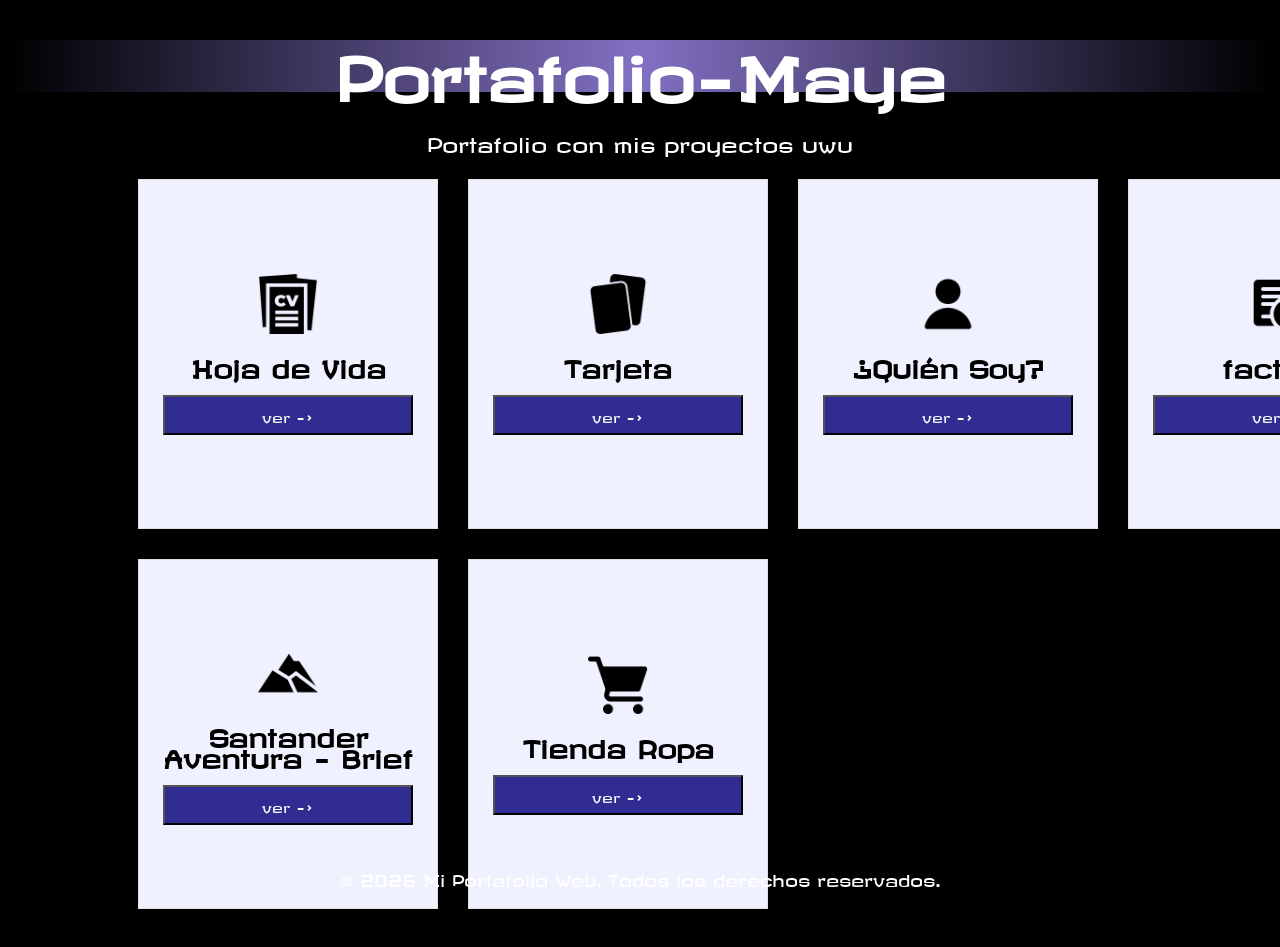
<file: index.html>
<!DOCTYPE html>
<html lang="en">
<head>
    <meta charset="UTF-8">
    <meta name="viewport" content="width=device-width, initial-scale=1.0">
    <title>Portafolio</title>
    <link rel="stylesheet" href="style.css">
    <style>
    @import url('https://fonts.googleapis.com/css2?family=Revalia&display=swap');
    </style>
</head>
<body>
    <h1 id = "titulo">Portafolio-Maye</h1>
    <p id ="descripcion">Portafolio con mis proyectos uwu</p>

    <table class = "tabla">
        <tr class = "contenedor">
            <td class = "tarjeta">
                <img class = "img" src="./img/hojavida.png">
                <h2>Hoja de Vida</h2>
                <a href = "hoja-vida/hojavida.html">
                <button class = "btn">ver -></button>
                </a>
            </td>
            <td class = "tarjeta">
                <img class = "img" src="./img/tarjeta.png">
                <h2>Tarjeta</h2>
                <a href = "tarjeta/index.html">
                <button class = "btn">ver -></button>
                </a>
            </td>
            <td class = "tarjeta">
                <img class = "img" src="./img/user.png">
                <h2>¿Quién Soy?</h2>
                <a href = "quien-soy html/quien_soy.html">
                <button class = "btn">ver -></button>
                </a>
            </td>
            <td class = "tarjeta">
                <img class = "img" src="./img/invoice.png">
                <h2>factura</h2>
                <a href = "factura/factura.html">
                <button class = "btn">ver -></button>
                </a>
            </td>
        </tr>
        <tr class = "contenedor">
            <td class = "tarjeta">
                <img class = "img" src="./img/mountain.png">
                <h2>Santander Aventura - Brief</h2>
                <a href = "santanderAv/index.html">
                <button class = "btn">ver -></button>
                </a>
            </td>
            <td class = "tarjeta">
                <img class = "img" src="./img/store.png">
                <h2>Tienda Ropa</h2>
                <a href = "tienda-ropa/index.html">
                <button class = "btn">ver -></button>
                </a>
            </td>
        </tr>
    </table>
    <footer id = "pie">
        <p>&copy; 2026 Mi Portafolio Web. Todos los derechos reservados.</p>
    </footer>
</body>
</html>
</file>
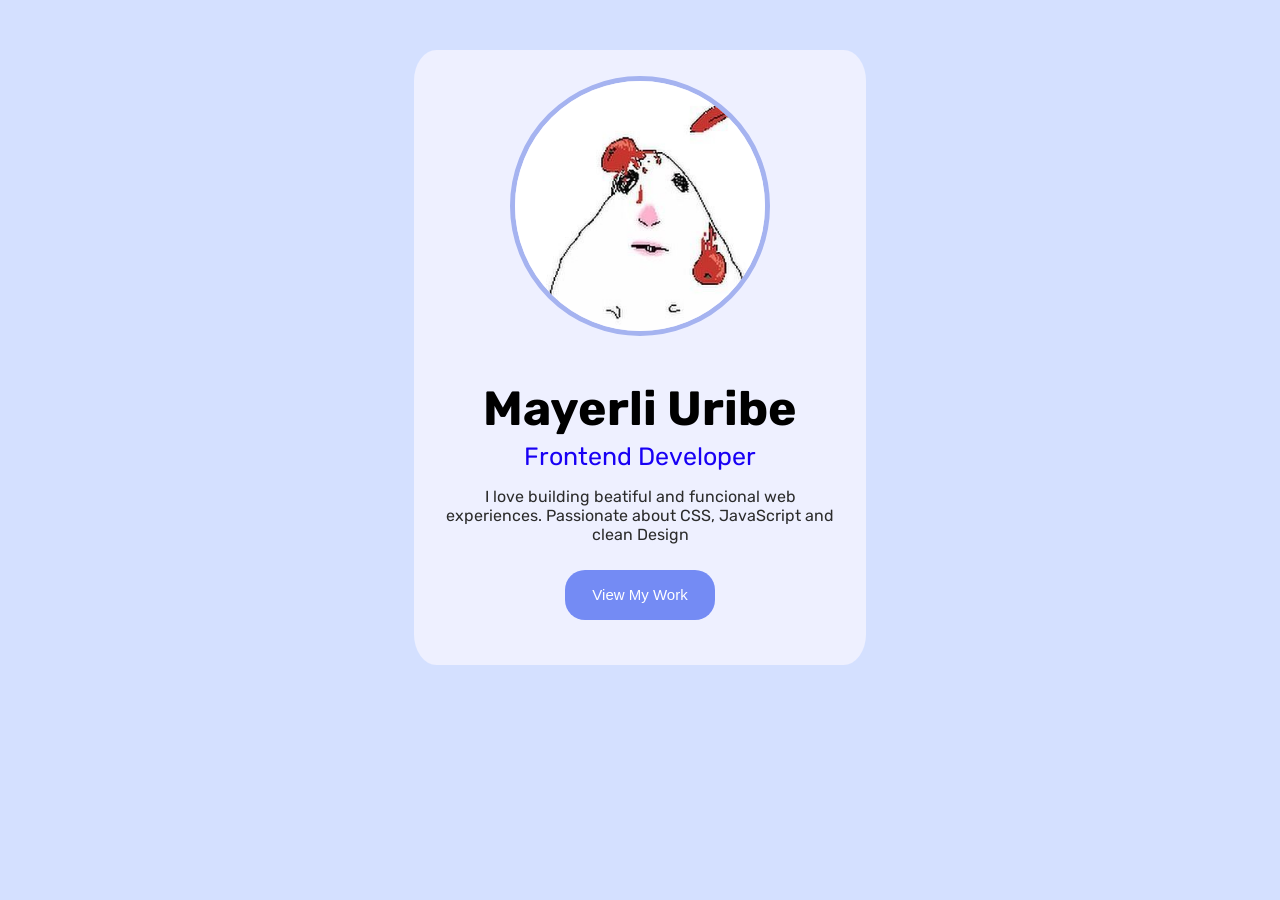
<file: profile-may/index.html>
<!DOCTYPE html>
<html lang="en">
<head>
    <meta charset="UTF-8">
    <meta name="viewport" content="width=device-width, initial-scale=1.0">
    <title>Profile</title>
    <link rel="stylesheet" href="styles.css">
</head>
<body>
    <div class="container">
        <img class="img" src="img/img.jpg" alt="profile picture">
        <h1 class="name">Mayerli Uribe</h1>
        <p class="cargo">Frontend Developer</p>
        <p>I love building beatiful and funcional web experiences. Passionate about CSS, JavaScript and clean Design</p>
        <a href="https://github.com/mayerlyuribe" target="_blank"><button class="btn">View My Work</button></a>
    </div>

</body>
</html>
</file>
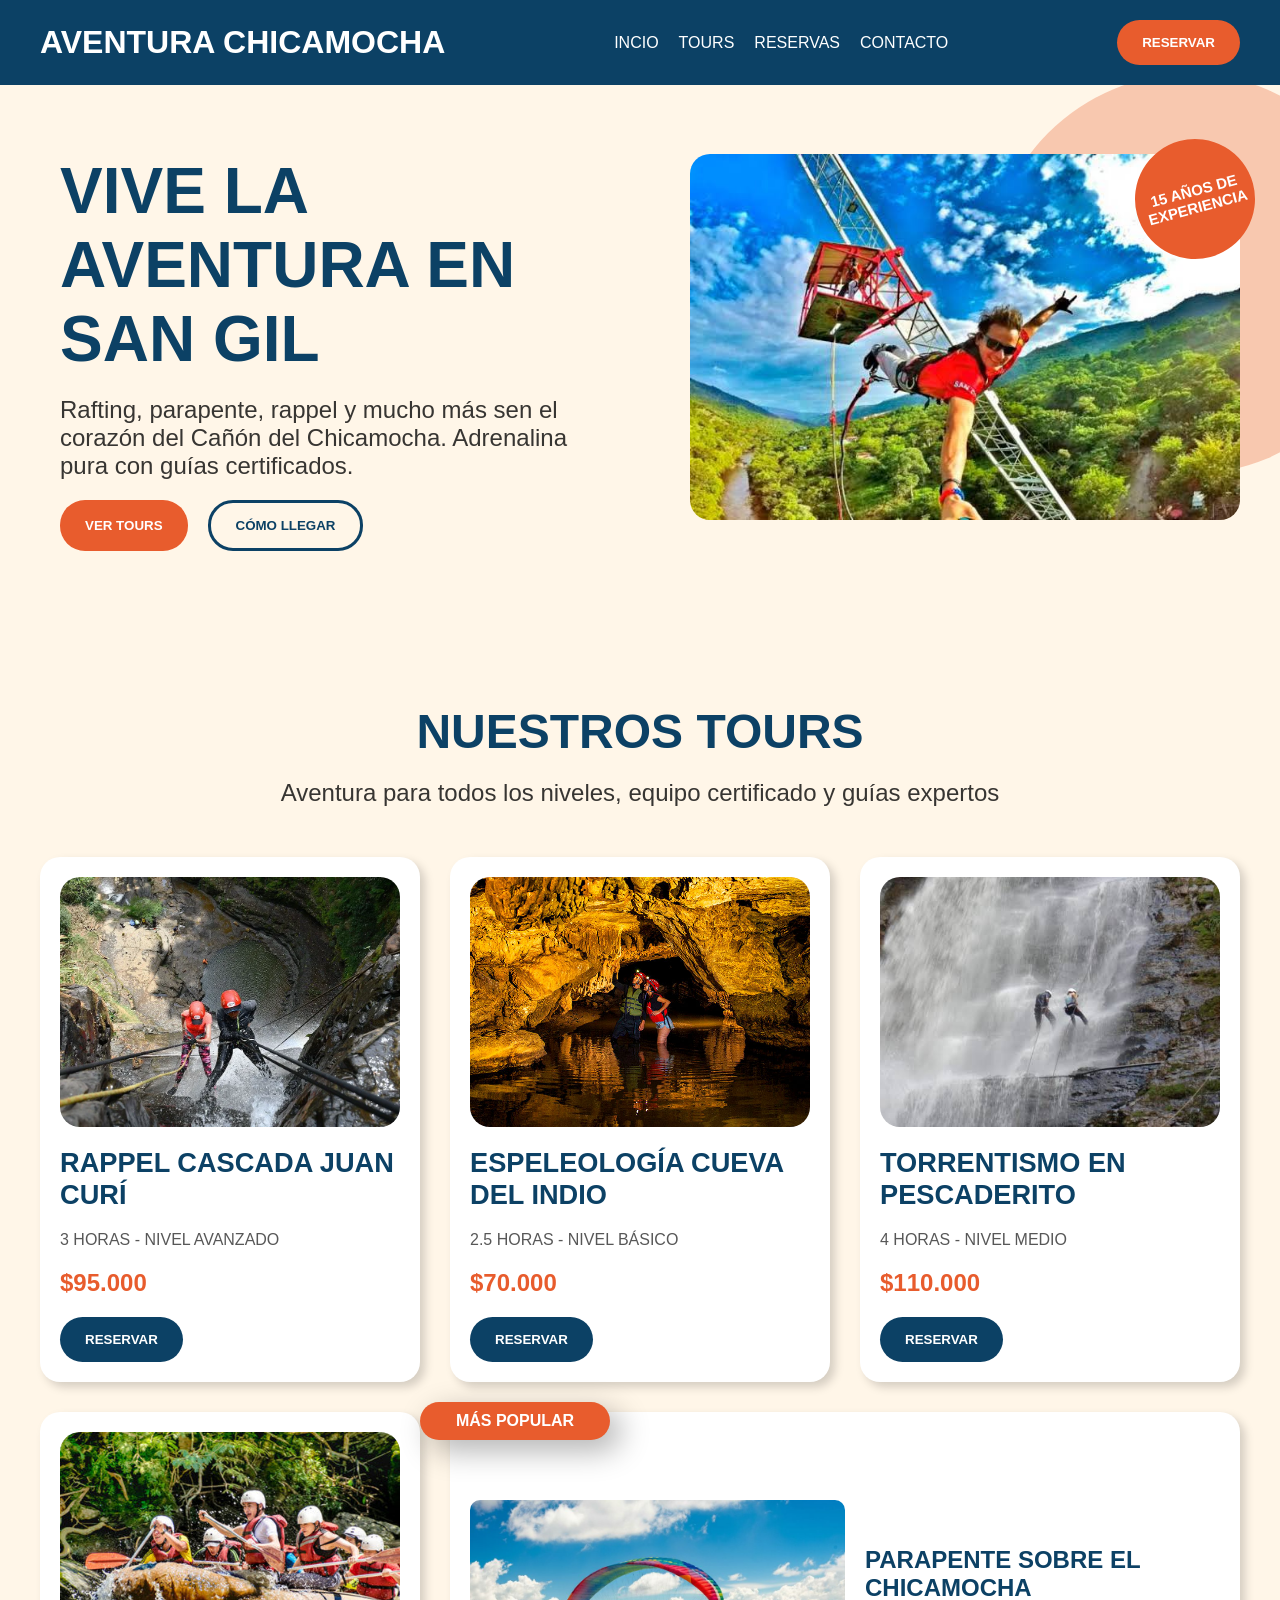
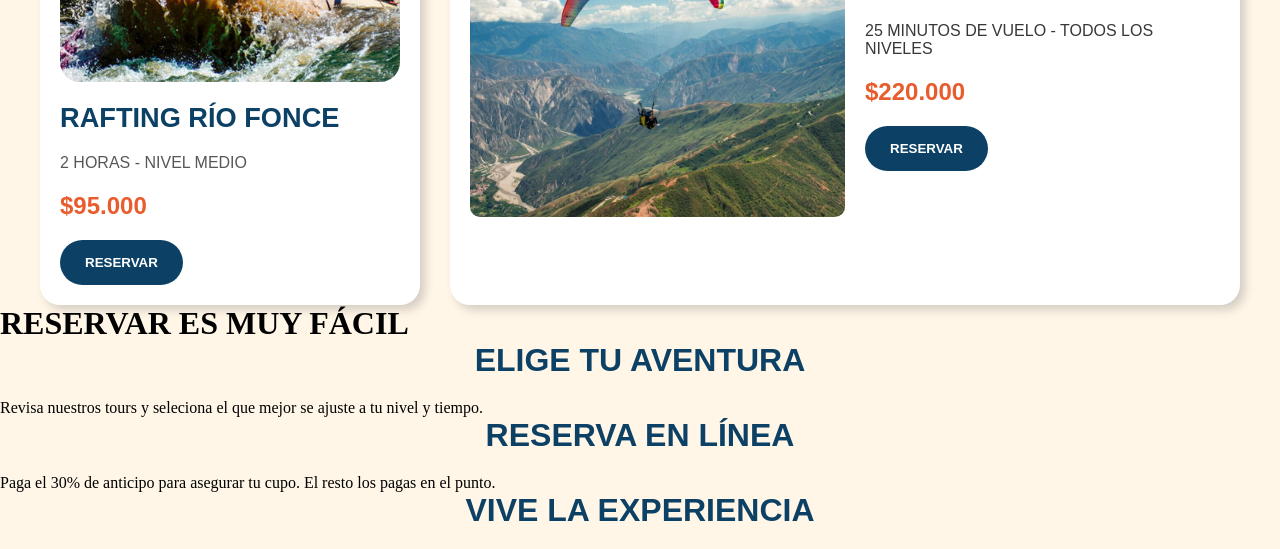
<file: recuperacio_eva/index.html>
<!DOCTYPE html>
<html lang="en">
<head>
    <meta charset="UTF-8">
    <meta name="viewport" content="width=device-width, initial-scale=1.0">
    <title>Turismo</title>
    <link rel="stylesheet" href="styles.css">
</head>
<body>
    <header>
        <div class="head">
            <h1>AVENTURA CHICAMOCHA</h1>
            <nav>
                <ul>
                    <li><a href="#Inicio">INCIO</a></li>
                    <li><a href="#Tours">TOURS</a></li>
                    <li><a href="#Reservas">RESERVAS</a></li>
                    <li><a href="#Contacto">CONTACTO</a></li>
                </ul>
            </nav>
            <button class="btn-principal">RESERVAR</button>
        </div>
    </header>
    <section class="hero" id="Inicio">
        <div class="info-hero">
            <h1 class="slogan">VIVE LA AVENTURA EN SAN GIL</h1>
            <p class="hero-descripcion">Rafting, parapente, rappel y mucho más sen el corazón del Cañón del Chicamocha. Adrenalina pura con guías certificados.</p>
            <div class="botones-hero">
                <button class="btn-principal">VER TOURS</button>
                <button class="btn-azul">CÓMO LLEGAR</button>
            </div>
        </div>
        <div class="contenedor-img">
            <img class="img-hero" src="img/hero.jfif" alt="parapente">
            <div class="sello-exp">
                <p>15 AÑOS DE EXPERIENCIA</p>
            </div>
            <div class="circulo2"></div>
        </div>
    </section>
    <section class="secc-tours" id="Tours">
        <div class="titulo-secc">
            <h2 class="titulo-seccion">NUESTROS TOURS</h2>
            <p>Aventura para todos los niveles, equipo certificado y guías expertos</p>
        </div>
        <div class="contenedor-cards">
            <div class="card">
                <img src="img/tour 2.webp" class="img-card">
                <h1>RAPPEL CASCADA JUAN CURÍ</h1>
                <p>3 HORAS - NIVEL AVANZADO</p>
                <span class="precio">$95.000</span>
                <div>
                <button>RESERVAR</button>
                </div>
            </div>
            <div class="card">
                <img src="img/tour 3.jpg" class="img-card">
                <h1>ESPELEOLOGÍA CUEVA DEL INDIO</h1>
                <p>2.5 HORAS - NIVEL BÁSICO</p>
                <span class="precio">$70.000</span>
                <div>
                    <button >RESERVAR</button>
                </div>
            </div>
            <div class="card">
                <img src="img/tour 4.jfif" class="img-card">
                <h1>TORRENTISMO EN PESCADERITO</h1>
                <p>4 HORAS - NIVEL MEDIO</p>
                <span class="precio">$110.000</span>
                <div>
                    <button>RESERVAR</button>
                </div>
            </div>
            <div class="card">
                <img src="img/tour 1.jpg" class="img-card">
                <h1>RAFTING RÍO FONCE</h1>
                <p>2 HORAS - NIVEL MEDIO</p>
                <span class="precio">$95.000</span>
                <div>
                    <button>RESERVAR</button>
                </div>
            </div>
            <div class="card destacada">
                <img src="img/tour destacado.jpg" class="img-destacada">
                <div class="info-destacada">
                    <h1>PARAPENTE SOBRE EL CHICAMOCHA</h1>
                    <p>25 MINUTOS DE VUELO - TODOS LOS NIVELES</p>
                    <span class="precio">$220.000</span>
                        <div>
                            <button>RESERVAR</button>
                        </div>
                </div>
                    <div class="aviso">
                        <p>MÁS POPULAR</p>
                    </div>
            </div>
        </div>
    </section class="secc-info-reserva">
        <div class="info">
            <h1>RESERVAR ES MUY FÁCIL</h1>
            <ol>
                <li>
                    <h2>ELIGE TU AVENTURA</h2>
                    <p>Revisa nuestros tours y seleciona el que mejor se ajuste a tu nivel y tiempo.</p>
                </li>
                <li>
                    <h2>RESERVA EN LÍNEA</h2>
                    <p>Paga el 30% de anticipo para asegurar tu cupo. El resto los pagas en el punto.</p>
                </li>
                <li>
                    <h2>VIVE LA EXPERIENCIA</h2>
                </li>
            </ol>
        </div>
        <div class="contenedor-img"></div>
    <section>


    </section>
</body>
</html>
</file>
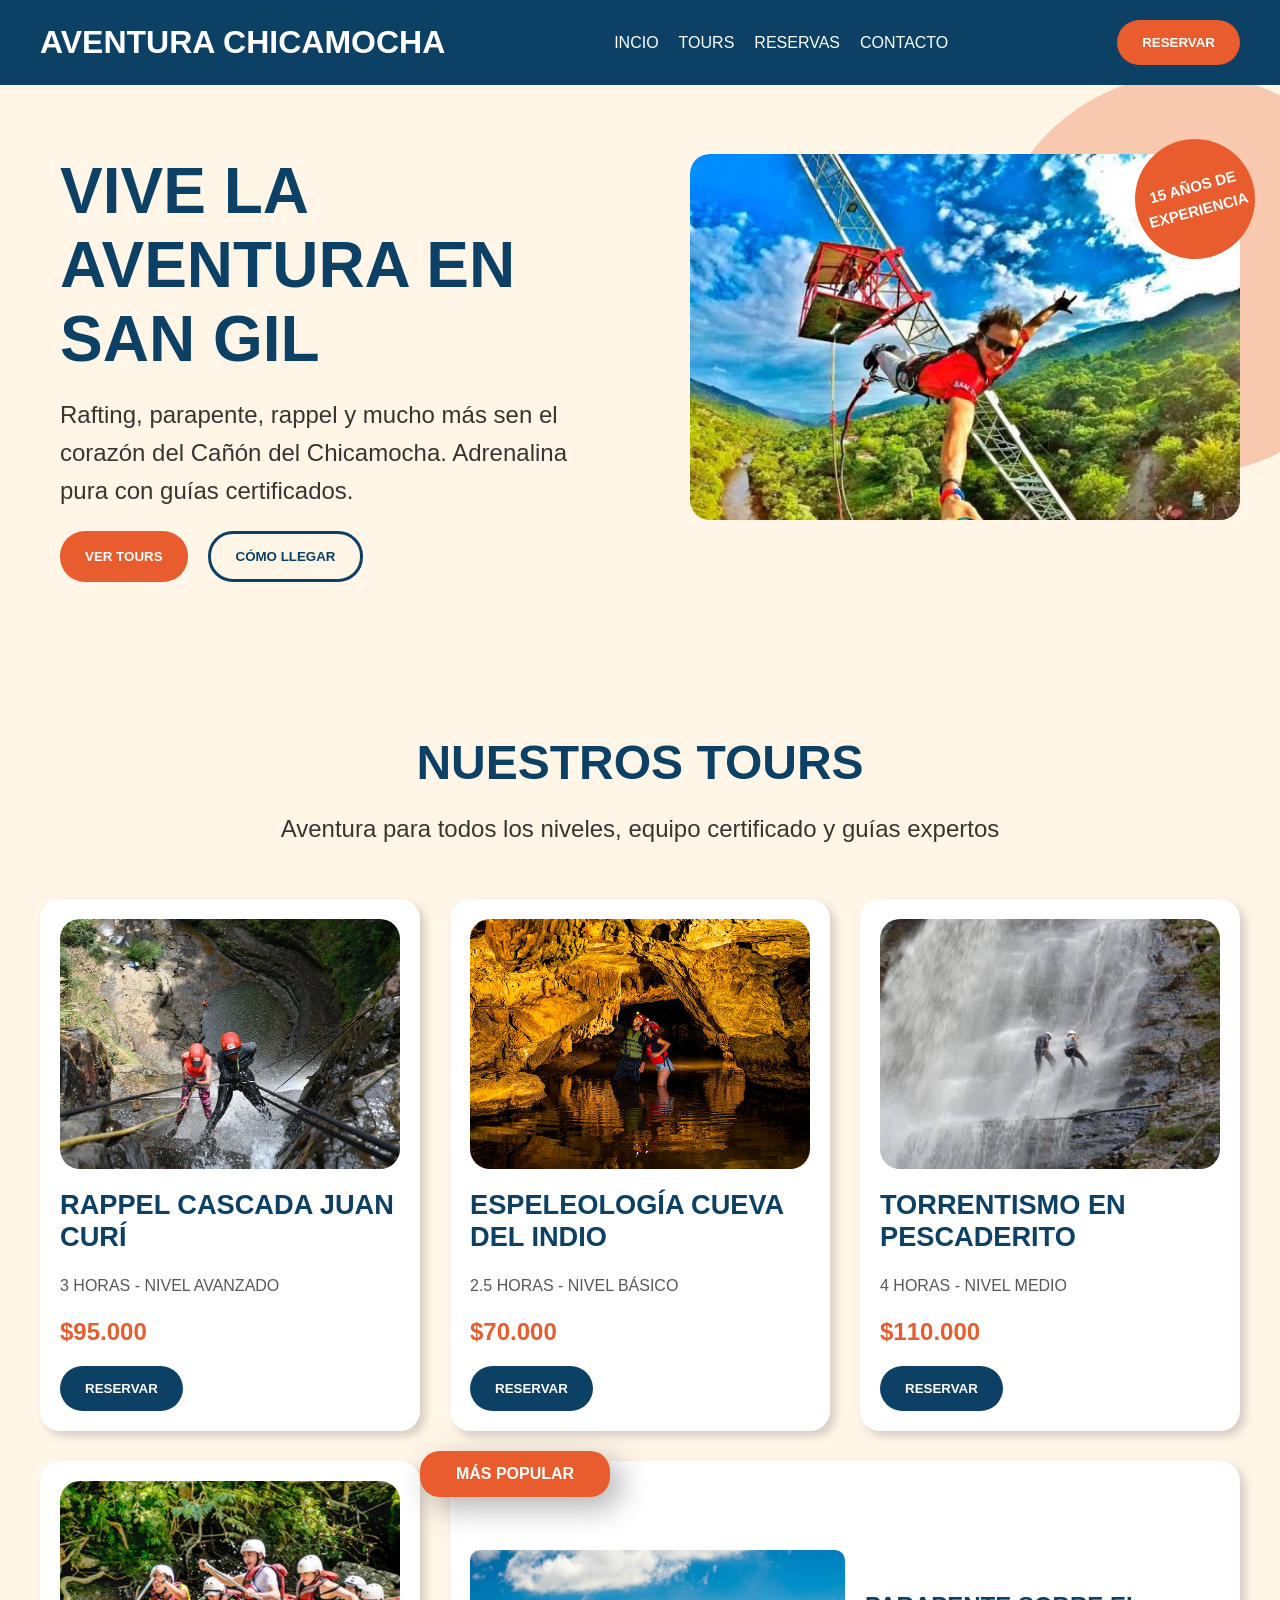
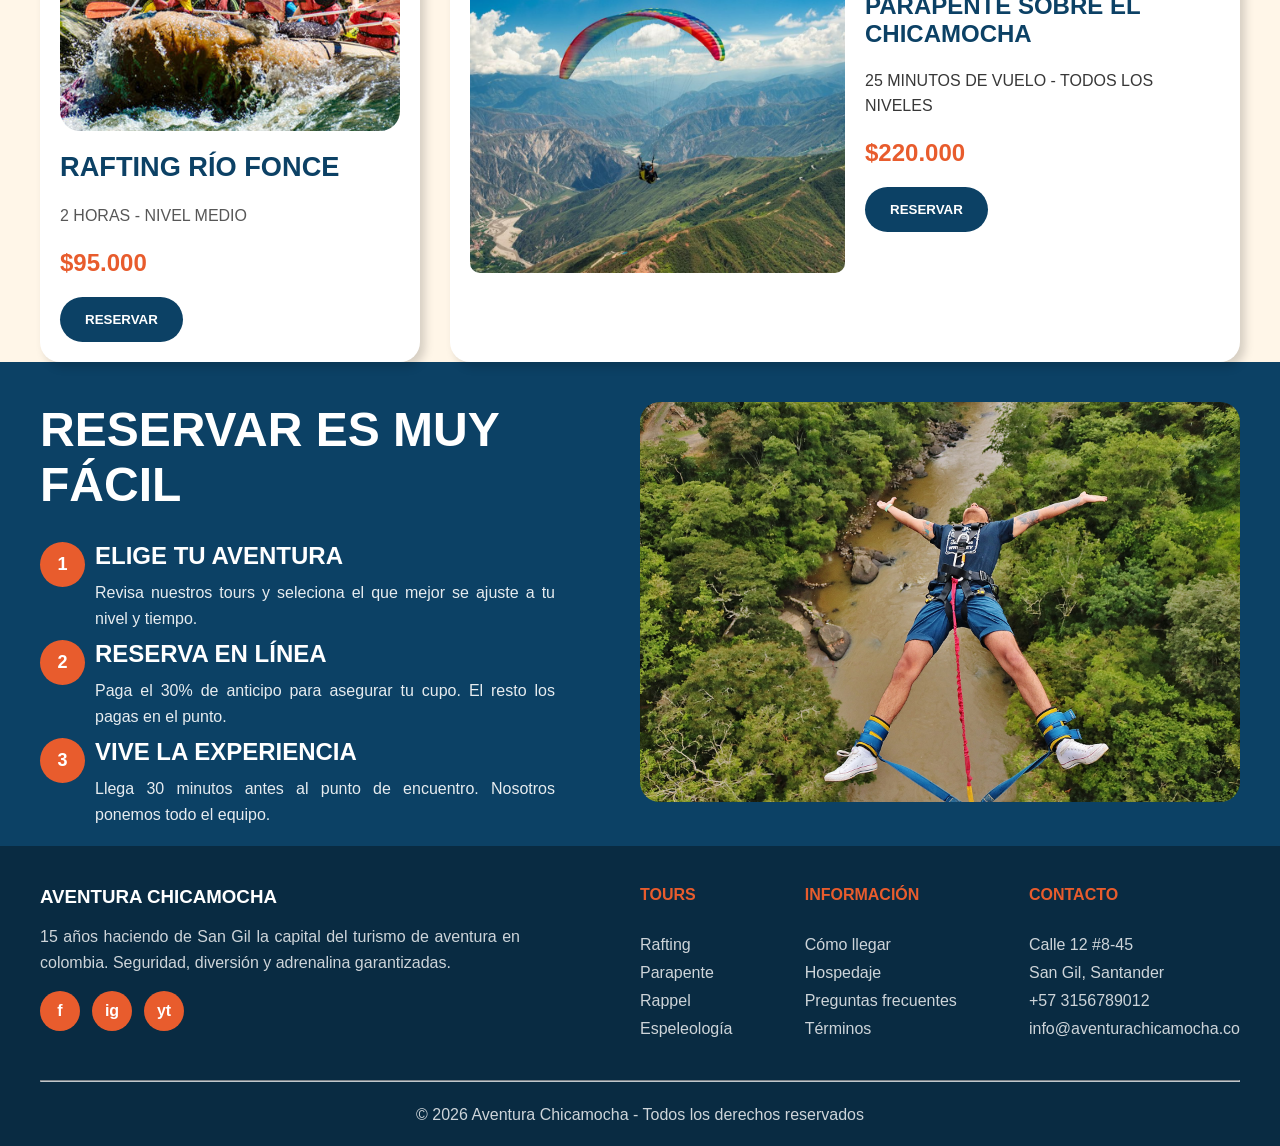
<file: recuperacion_eva/index.html>
<!DOCTYPE html>
<html lang="en">
<head>
    <meta charset="UTF-8">
    <meta name="viewport" content="width=device-width, initial-scale=1.0">
    <title>Turismo</title>
    <link rel="stylesheet" href="styles.css">
</head>
<body>
    <header>
        <div class="head">
            <h1>AVENTURA CHICAMOCHA</h1>
            <nav>
                <ul>
                    <li><a href="#Inicio">INCIO</a></li>
                    <li><a href="#Tours">TOURS</a></li>
                    <li><a href="#Reservas">RESERVAS</a></li>
                    <li><a href="#Contacto">CONTACTO</a></li>
                </ul>
            </nav>
            <button class="btn-principal">RESERVAR</button>
        </div>
    </header>
    <section class="hero" id="Inicio">
        <div class="info-hero">
            <h1 class="slogan">VIVE LA AVENTURA EN SAN GIL</h1>
            <p class="hero-descripcion">Rafting, parapente, rappel y mucho más sen el corazón del Cañón del Chicamocha. Adrenalina pura con guías certificados.</p>
            <div class="botones-hero">
                <button class="btn-principal">VER TOURS</button>
                <button class="btn-azul">CÓMO LLEGAR</button>
            </div>
        </div>
        <div class="contenedor-img">
            <img class="img-hero" src="img/hero.jfif" alt="parapente">
            <div class="sello-exp">
                <p>15 AÑOS DE EXPERIENCIA</p>
            </div>
            <div class="circulo2"></div>
        </div>
    </section>
    <section class="secc-tours" id="Tours">
        <div class="titulo-secc">
            <h2 class="titulo-seccion">NUESTROS TOURS</h2>
            <p>Aventura para todos los niveles, equipo certificado y guías expertos</p>
        </div>
        <div class="contenedor-cards">
            <div class="card">
                <img src="img/tour 2.webp" class="img-card">
                <h1>RAPPEL CASCADA JUAN CURÍ</h1>
                <p>3 HORAS - NIVEL AVANZADO</p>
                <span class="precio">$95.000</span>
                <div>
                <button>RESERVAR</button>
                </div>
            </div>
            <div class="card">
                <img src="img/tour 3.jpg" class="img-card">
                <h1>ESPELEOLOGÍA CUEVA DEL INDIO</h1>
                <p>2.5 HORAS - NIVEL BÁSICO</p>
                <span class="precio">$70.000</span>
                <div>
                    <button >RESERVAR</button>
                </div>
            </div>
            <div class="card">
                <img src="img/tour 4.jfif" class="img-card">
                <h1>TORRENTISMO EN PESCADERITO</h1>
                <p>4 HORAS - NIVEL MEDIO</p>
                <span class="precio">$110.000</span>
                <div>
                    <button>RESERVAR</button>
                </div>
            </div>
            <div class="card">
                <img src="img/tour 1.jpg" class="img-card">
                <h1>RAFTING RÍO FONCE</h1>
                <p>2 HORAS - NIVEL MEDIO</p>
                <span class="precio">$95.000</span>
                <div>
                    <button>RESERVAR</button>
                </div>
            </div>
            <div class="card destacada">
                <img src="img/tour destacado.jpg" class="img-destacada">
                <div class="info-destacada">
                    <h1>PARAPENTE SOBRE EL CHICAMOCHA</h1>
                    <p>25 MINUTOS DE VUELO - TODOS LOS NIVELES</p>
                    <span class="precio">$220.000</span>
                        <div>
                            <button>RESERVAR</button>
                        </div>
                </div>
                    <div class="aviso">
                        <p>MÁS POPULAR</p>
                    </div>
            </div>
        </div>
    </section>
    <section class="secc-info-reserva" id="Reservas">
        <div class="flex-proceso">
            <div class="info">
                <h1>RESERVAR ES MUY FÁCIL</h1>
                <ol>
                    <li>
                        <div class="vineta"><p>1</p></div>
                        <div>
                            <h2 class="titulo-proceso">ELIGE TU AVENTURA</h2>
                            <p class="text-proceso">Revisa nuestros tours y seleciona el que mejor se ajuste a tu nivel y tiempo.</p>
                        </div>
                    </li>
                    <li>
                        <div class="vineta"><p>2</p></div>
                        <div>
                            <h2 class="titulo-proceso">RESERVA EN LÍNEA</h2>
                            <p class="text-proceso">Paga el 30% de anticipo para asegurar tu cupo. El resto los pagas en el punto.</p>
                        </div>
                    </li>
                    <li>
                        <div class="vineta"><p>3</p></div>
                        <div>
                            <h2 class="titulo-proceso">VIVE LA EXPERIENCIA</h2>
                            <p class="text-proceso">Llega 30 minutos antes al punto de encuentro. Nosotros ponemos todo el equipo.</p>
                        </div>
                    </li>
                </ol>
            </div>
            <div class="contenedor-img">
                <img src="img/proceso.jpg">
            </div>
        </div>
    </section>
    <footer id="Contacto">
        <div class="info-marca">
            <h3>AVENTURA CHICAMOCHA</h3>
            <p>15 años haciendo de San Gil la capital del turismo de aventura en colombia. Seguridad, diversión y adrenalina garantizadas.</p>
            <div class="cont-iconos">
                <div class="icono"><span>f</span></div>
                <div class="icono"><span>ig</span></div>
                <div class="icono"><span>yt</span></div>
            </div>        
        </div>
        <div class="info-footer">
            <div>
                <h4>TOURS</h4>
                <div class="lista-info">
                    <ol>
                        <dt>Rafting</dt>
                        <dt>Parapente</dt>
                        <dt>Rappel</dt>
                        <dt>Espeleología</dt>
                    </ol>
                </div>
            </div>
            <div>
                <h4>INFORMACIÓN</h4>
                <ol>
                    <dt>Cómo llegar</dt>
                    <dt>Hospedaje</dt>
                    <dt>Preguntas frecuentes</dt>
                    <dt>Términos</dt>
                </ol>
            </div>
            <div>
                <h4>CONTACTO</h4>
                <ol>
                    <dt>Calle 12 #8-45</dt>
                    <dt>San Gil, Santander</dt>
                    <dt>+57 3156789012</dt>
                    <dt>info@aventurachicamocha.co</dt>
                </ol>
            </div>
        </div>
        <div class="copirai">
            <hr>
            <p>&copy; 2026 Aventura Chicamocha - Todos los derechos reservados</p>
        </div>
    </footer>
</body>
</html>
</file>
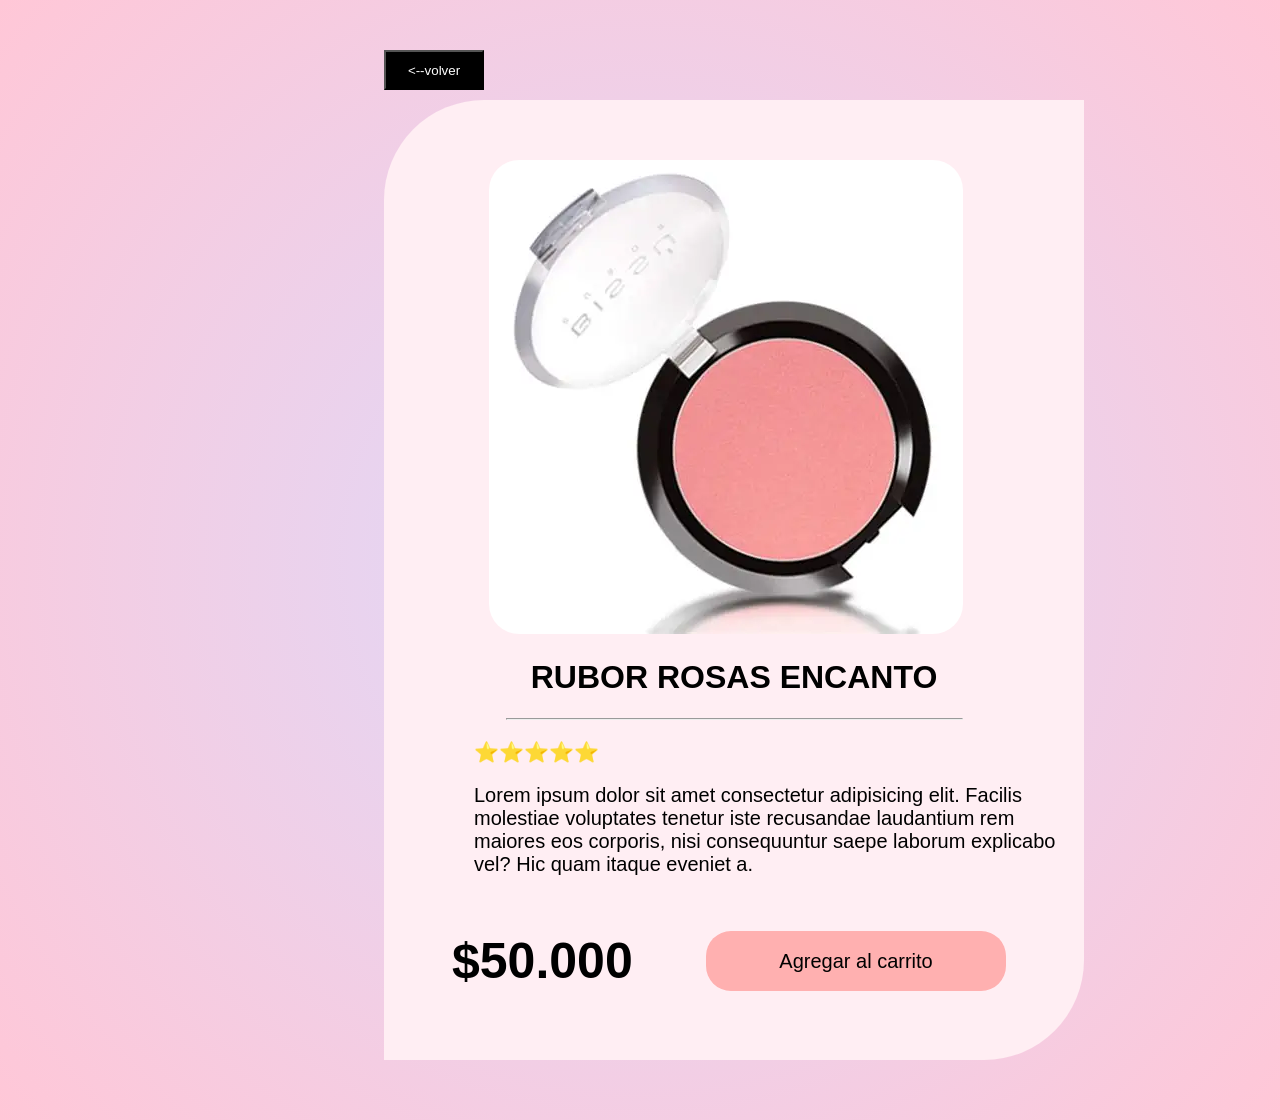
<file: tarjeta/index.html>
<!DOCTYPE html>
<html lang="en">
<head>
    <meta charset="UTF-8">
    <meta name="viewport" content="width=device-width, initial-scale=1.0">
    <title>Tarjeta producto</title>
    <link rel="stylesheet" href="./style.css">
    <link rel="shortcut icon" type="image/x-icon" href="../img/tarjeta.png" type="image">

</head>
<body>
    <a href="../index.html">
            <button id = "volver"><--volver</button></a>
    <div id ="tarjeta">
        <img src="./img/rubor.webp" alt="producto" id="producto">
        <h1 style="text-align: center">RUBOR ROSAS ENCANTO</h1>
        <hr style ="width: 65%;">
        <p id ="descripcion">⭐⭐⭐⭐⭐</p>
        <p id ="descripcion">Lorem ipsum dolor sit amet consectetur adipisicing elit. Facilis molestiae voluptates tenetur iste recusandae laudantium rem maiores eos corporis, nisi consequuntur saepe laborum explicabo vel? Hic quam itaque eveniet a.</p>
        <div>
            <table>
            <tr>
                <td id ="precio">
                    <h1 id = "precio">$50.000</h1>
                </td>
                <td id="comprar">
                    <button class ="btn-comprar">Agregar al carrito</button>
                </td>
            </tr>
            </table>
        </div>
    </div>
</body>
</html>
</file>
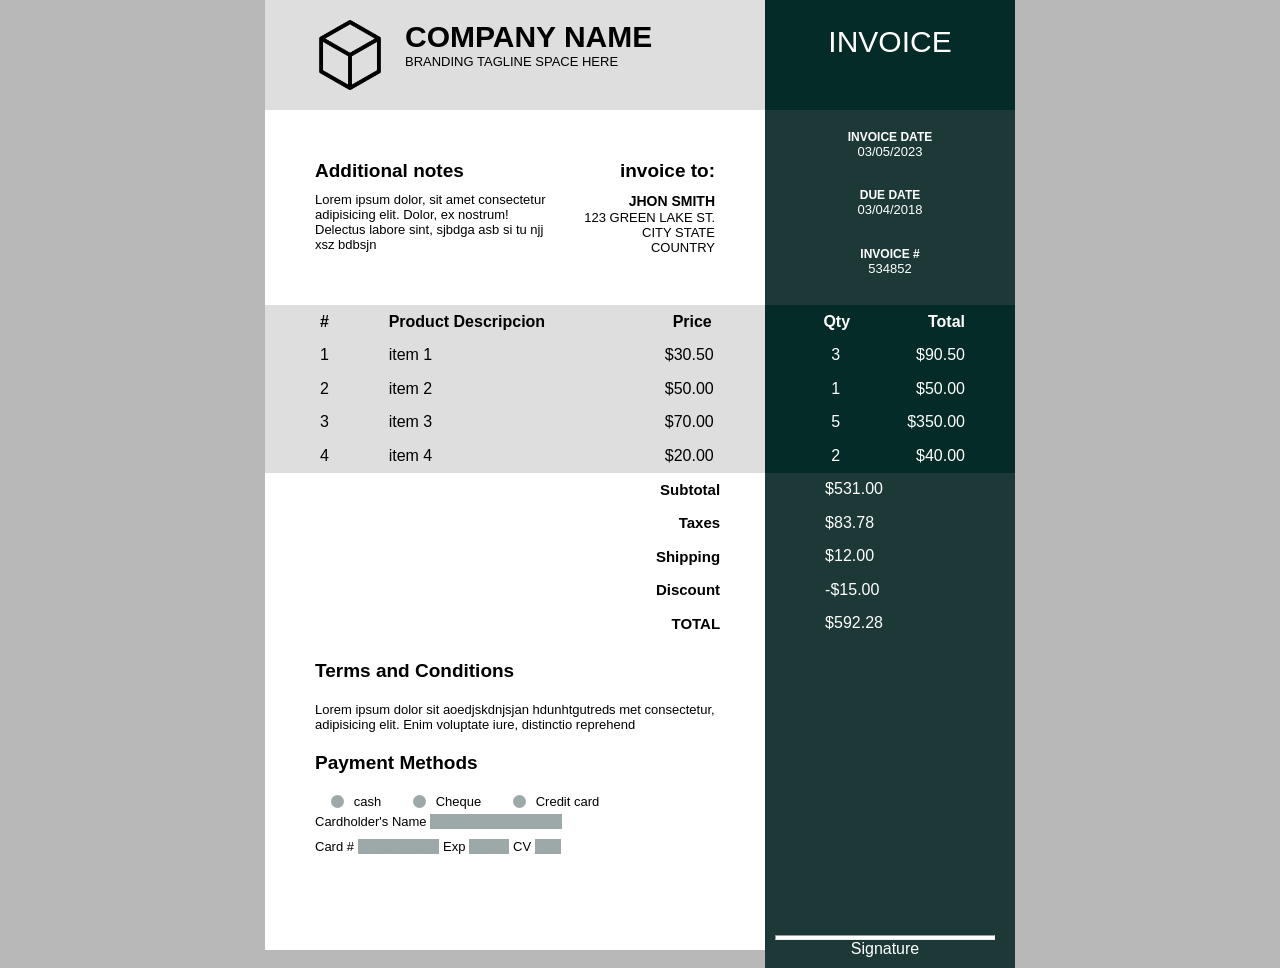
<file: factura/factura.html>
<!DOCTYPE html>
<html lang="en">
<head>
    <meta charset="UTF-8">
<meta name="viewport" content="width=device-width, initial-scale=1.0">    <title>Document</title>
    <link rel="stylesheet" href="styles.css">
</head>
<body>
    <div class="factura">
        <div class="div1">
            <img src="img/cubo.png" alt="logo" id="img">
                <div>
                    <h1 class="titulo1">COMPANY NAME</h1>
                    <p id="titulo2">BRANDING TAGLINE SPACE HERE</p>
            </div>
        </div>
        <div class="div2">
            <p style="font-size: 30px; text-align: center;">INVOICE</p>
        </div>
        <div class="div3">
            <div>
                <h2>Additional notes</h2>
            </div>
            <div>
                <h2 class="info">invoice to:</h2>
            </div>
            <div>
                <p>Lorem ipsum dolor, sit amet consectetur adipisicing elit. Dolor, ex nostrum! Delectus labore sint, sjbdga asb si tu njj xsz bdbsjn </p>
            </div>
            <div class="info">
                <b style="font-size: 14px;">JHON SMITH</b>
                <p>123 GREEN LAKE ST.</p>
                <p>CITY STATE</p>
                <p>COUNTRY</p>
            </div>
        </div>
        <div class="div4">
            <div>
                <h3>INVOICE DATE</h3>
                <p>03/05/2023</p>
            </div>
            <div>
                <h3>DUE DATE</h3>
                <p>03/04/2018</p>
            </div>
            <div>
                <h3>INVOICE #</h3>
                <p>534852</p>
            </div>
        </div>
        <div class="div5">
            <table class="tabla-productos">
                <tr class="filas">
                    <th class="encabezados">#</th>
                    <th>Product Descripcion</th>
                    <th>Price</th>
                    <th style="padding-right:40px;">Qty</th>
                    <th>Total</th>
                </tr>
                <tr>
                    <td>1</td>
                    <td>item 1</td>
                    <td>$30.50</td>
                    <td>3</td>
                    <td>$90.50</td>
                </tr>
                <tr>
                    <td>2</td>
                    <td>item 2</td>
                    <td>$50.00</td>
                    <td>1</td>
                    <td>$50.00</td>
                </tr>
                <tr>
                    <td>3</td>
                    <td>item 3</td>
                    <td>$70.00</td>
                    <td>5</td>
                    <td>$350.00</td>
                </tr>
                <tr>
                    <td>4</td>
                    <td>item 4</td>
                    <td>$20.00</td>
                    <td>2</td>
                    <td>$40.00</td>
                </tr>
            </table>
        </div>
        <div class="div6">
            <table class="tabla-cuentas">
                <tr>
                    <th>Subtotal</th>
                    <td>$531.00</td>
                </tr>
                <tr>
                    <th>Taxes</th>
                    <td>$83.78</td>
                </tr>
                <tr>
                    <th>Shipping</th>
                    <td>$12.00</td>
                </tr>
                <tr>
                    <th>Discount</th>
                    <td>-$15.00</td>
                </tr>
                <tr>
                    <th>TOTAL</th>
                    <td>$592.28</td>
                </tr>
            </table>
        </div>
        <div class="div7">
            <h2>Terms and Conditions</h2>
            <p>Lorem ipsum dolor sit aoedjskdnjsjan hdunhtgutreds met consectetur, adipisicing elit. Enim voluptate iure, distinctio reprehend</p>
        </div>
        <div class="div8">
            <div>
                <h2 style="margin-bottom: 20px;">Payment Methods</h2>
                <div class="contenido-pay">
                    <div class="metodos-pay">
                        <div class="circulo"></div>
                        <p>cash</p>
                    </div>
                    <div class="metodos-pay">
                        <div class="circulo"></div>
                        <p>Cheque</p>
                    </div>
                    <div class="metodos-pay">
                        <div class="circulo"></div>
                        <p>Credit card</p>
                    </div>
                </div>
                <div id="cardholder">
                    <p style="padding: 5px 0px;">Cardholder's Name <span class="text-cubierto">samañabwqh por priva</span></p>
                    <p>Card # <span class="text-cubierto"> 1245aj12sa62</span> Exp <span class="text-cubierto"> Odlsas</span> CV <span class="text-cubierto">jhssj</span></p>
                </div>
                <div>
                </div>
            </div>
        </div>
        <div class="div9">
        <div class="linea-fin">
            <hr style="height: 3px; background-color: #ffffff;">
            <span>Signature</span>
            </div>
        </div>
</body>
</html>
</file>
<file: style.css>
body{
    background-color: black;
    font-family: "Revalia", sans-serif;
    color: white;
}
#titulo{
    font-size: 60px;
    text-align: center;
    background: #000000;
    background: linear-gradient(90deg,rgba(0, 0, 0, 1) 0%, rgba(130, 112, 195, 1) 50%, rgba(0, 0, 0, 1) 100%);
}
#descripcion{
    text-align: center;
    font-size: 20px;
    margin: 0;

}
.tabla{
    width: 100%;
    border-collapse: separate; 
    border-spacing: 30px;
    padding-left: 100px;
    padding-right: 100px;

}
.tarjeta {
    background-color: #eff1ff;
    color: black;
    text-align: center;
    height: 300px;
    vertical-align: middle;
    padding: 1.5rem;
    cursor: pointer;
    transition: transform 0.25s, box-shadow 0.25s;
    border: 1px solid #e0e0e0;
}
.tarjeta:hover {
    transform: translateY(-4px);
    box-shadow: 0 8px 24px rgba(49, 44, 145, 0.2);
    border: 2px solid transparent;
    background-image: linear-gradient(white, white), 
                    linear-gradient(135deg, #312c91, #7F77DD);
    background-origin: border-box;
    background-clip: padding-box, border-box;
}
.img{
    width: 60px;
}
.btn{
    font-family: "Revalia", sans-serif;
    background-color: #312c91;
    color:white;
    width: 250px;
    height: 40px;
}
#pie{
    text-align: center;
    position: fixed;
    bottom: 0;
    left: 0;
    width: 100%;
}
</file>
<file: profile-may/styles.css>
@import url('https://fonts.googleapis.com/css2?family=Mochiy+Pop+One&family=Rubik:ital,wght@0,300..900;1,300..900&display=swap');
body{
    margin: 0;
    padding: 0;
    display: flex;
    justify-content: center;
    align-items: center;
    font-family: Rubik;
    background-color: #d4e0ff;
}
.container{
    background-color: #eef0ff;
    text-align: center;
    padding:2%;
    border-radius: 5%;
    width: 400px;
    transition: all 0.3s ease;
    margin-top: 50px;
}

.name{
    font-size: 3rem;
    margin: 0;
}
.cargo{
    font-size: 25px;
    margin: 5px;
    color: #1800f4;
    font-weight: 20%;
}
p{
    color: #2c2c2c;
    font-size: 1em;
}
.img{
    border: solid 5px #a5b3f0;
    border-radius: 50%;
    width: 250px;
    margin-bottom: 40px;
}
.btn{
    font-size: 15px;
    color: white;
    border-radius: 20px;
    width: 150px;
    height: 50px;
    background-color: #748bf4;
    border: none;
    margin-top: 10px ;
    transition: all 0.3s ease;
    margin-bottom: 20px;
}

.btn:hover{
    transform: scale(1.05);
    box-shadow: 0px 5px 10px #1a1c6d8a;
}
.btn:active{
    transform: scale(0.95);
    box-shadow: 0 2px 4px rgba(0,0,0,0.2);
    background-color: rgb(0, 0, 0);
}
.container:hover{
    transform: scale(1.05);
    box-shadow: 0px 10px 15px #1a1c6d8a;
}

@media (max-width: 600px) {
    .container {
        width: 85%; 
        padding: 5%;
    }

    .name {
        font-size: 2.2rem;
    }

    .img {
        width: 200px; /* Reducimos un poco la imagen */
    }
}

@media (max-width: 400px) {
    .container {
        width: 90%;
        margin-top: 20px;
    }

    .name {
        font-size: 1.8rem;
    }

    .cargo {
        font-size: 20px;
    }

    .img {
        width: 150px;
        margin-bottom: 20px;
    }

    .btn {
        width: 120px;
        height: 45px;
    }
}
</file>
<file: recuperacio_eva/styles.css>
*{
    padding: 0;
    margin:0;
}
:root{
    --color-principal:#0c4165;
    --color-blanco:#ffffff;
    --color-resaltar:#e85c2d;
    --fuente-principal: 'Helvetica';
    --color-negro: #000000c8;
    --color-x:#ff00dd;
}
body{
    background-color: #fff6e8;
    width: 100%;
    overflow-x: hidden;
}
header{
    background-color:var(--color-principal);
    font-family: var(--fuente-principal);
    width: 100%;
    color:var(--color-blanco);
    justify-content: space-between;
    align-items: center;
    position: fixed;
    z-index: 100;
}
h1{
    font-weight: 700;
}
.head{
    padding: 20px 40px;
    display: flex;
    gap:20px;
    justify-content: space-between;
    align-items: center;
}
.btn-principal{
    background-color: var(--color-resaltar) ;
    color: var(--color-blanco);
    padding: 15px 25px;
    border-radius: 25px;
    border:none;
    font-weight: 700;
}
ul{
    display: flex;
    direction: row;
    gap:20px;
    list-style:none;
}
a{
    text-decoration: none;
    color:var(--color-blanco)
}

/* --------- HERO ------------- */
.hero{
    padding: 12% 40px;
    display: grid;
    grid-template-columns: 1fr 1fr;
    gap:100px;
    justify-content: space-between;
}
.img-hero{
    border-radius: 20px;
    width: 100%;
}
.info-hero{
    padding: 0 20px;
    display: flex;
    flex-direction: column;
    gap:20px;
}
.slogan{    
    color:var(--color-principal);
    font-size: 4em;
    font-weight: 800;
    font-family: var(--fuente-principal);
}
.hero-descripcion{
    font-size: 1.5em;
    font-family: var(--fuente-principal);
    color: var(--color-negro);
}
.btn-azul{
    color:var(--color-principal);
    background-color: transparent;
    padding: 15px 25px;
    border-radius: 25px;
    border: solid var(--color-principal) 3px;
    font-weight: 700;
}
.botones-hero{
    display: flex;
    gap:20px;
}
.contenedor-img{
    position:relative;
}
.sello-exp{
    width: 100px;
    height: 100px;
    border-radius: 50%;
    background-color: var(--color-resaltar);
    font-size: 15px;
    font-weight: 600;
    font-family: var(--fuente-principal);
    color:var(--color-blanco);
    display: flex;
    align-items: center;
    text-align: center;
    padding:10px;
    transform: rotate(-15deg);
    position: absolute;
    top:-15px;
    right: -15px;
}
.circulo2{
    width: 400px;
    height: 400px;
    background-color: var(--color-resaltar);
    border-radius: 50%;
    opacity: 0.3;
    position: absolute;
    top:-80px;
    right: -150px;
    z-index:-1;
}
/* ------------- SECCION TOURS ------------- */
.secc-tours{
    padding: 0 40px;
    display: flex;
    flex-direction: column;
    gap:50px
}
.contenedor-cards{
    width: 100%;
    display: grid;
    grid-template-columns: 1fr 1fr 1fr;
    gap:30px;
}
.card{
    background-color: var(--color-blanco);
    border-radius: 20px;
    display: flex;
    flex-direction: column;
    gap:20px;
    padding: 20px;
    box-shadow: 5px 5px 10px #0000002b;

}
.img-card{
    width:100%;
    height: 250px;
    object-fit: cover;
    border-radius: 20px;
}
.card > h1{
    color: var(--color-principal);
    font-family: var(--fuente-principal);
    font-size: 1.7em;
}
.card, .destacada > p{
    color:#000000a8;
    font-family: var(--fuente-principal);
}
.precio{
    color: var(--color-resaltar);
    font-family:var(--fuente-principal);
    font-weight: 800;
    font-size: 1.5em;
}
.card button{
    background-color: var(--color-principal);
    color:var(--color-blanco);
    padding: 15px 25px;
    border-radius: 30px;
    border:none;
    font-weight: 700;
}
.destacada{
    grid-column: span 2 / span 2;
    flex-direction:row ;
    color: var(--color-principal);
    font-family: var(--fuente-principal);
    align-items: center;
    position:relative;
}
.destacada p{
    color:var(--color-negro)
}
.info-destacada{
    display: flex;
    flex-direction: column;
    gap:20px;
}

h2{
    color:var(--color-principal);
    font-size: 2em;
    font-weight: 800;
    font-family: var(--fuente-principal);
    text-align: center;
    padding-bottom: 20px;
}
.titulo-secc{
    color:var(--color-negro);
    font-family: var(--fuente-principal);
    text-align: center;
    font-size: 1.5em;
}
.img-destacada{
    width: 50%;
    height: 70%;
    object-fit: cover;
    border-radius: 10px;
}
.aviso{
    background-color: var(--color-resaltar);
    width:150px;
    text-align: center;
    font-family: var(--fuente-principal);
    font-weight: 700;
    padding: 10px 20px;
    border-radius: 20px;
    box-shadow: 10px 10px 30px 1px #0000004c;
    position: absolute;
    top:-10px;
    left:-30px;
}
.aviso > p{
    color:#fff;
}
</file>
<file: recuperacion_eva/styles.css>
*{
    padding: 0;
    margin:0;
}
:root{
    --color-principal:#0c4165;
    --color-blanco:#ffffff;
    --color-resaltar:#e85c2d;
    --fuente-principal: 'Helvetica';
    --color-negro: #000000c8;
    --color-footer:#092b42;
}
html{
    scroll-behavior: smooth;
    scrollbar-width: thin;
    scrollbar-color: var(--color-principal) #f2f2f2;
}
body{
    background-color: #fff6e8;
    width: 100%;
    overflow-x: hidden;
}
header{
    background-color:var(--color-principal);
    font-family: var(--fuente-principal);
    width: 100%;
    color:var(--color-blanco);
    justify-content: space-between;
    align-items: center;
    position: fixed;
    z-index: 100;
}
p{
    line-height: 1.6;
}
h1{
    font-weight: 700;
}
.head{
    padding: 20px 40px;
    display: flex;
    gap:20px;
    justify-content: space-between;
    align-items: center;
}
.btn-principal{
    background-color: var(--color-resaltar) ;
    color: var(--color-blanco);
    padding: 15px 25px;
    border-radius: 25px;
    border:none;
    font-weight: 700;
}
ul{
    display: flex;
    direction: row;
    gap:20px;
    list-style:none;
}
a{
    text-decoration: none;
    color:var(--color-blanco)
}

/* --------- HERO ------------- */
.hero{
    padding: 12% 40px;
    display: grid;
    grid-template-columns: 1fr 1fr;
    gap:100px;
    justify-content: space-between;
}
.img-hero{
    border-radius: 20px;
    width: 100%;
}
.info-hero{
    padding: 0 20px;
    display: flex;
    flex-direction: column;
    gap:20px;
}
.slogan{    
    color:var(--color-principal);
    font-size: 4em;
    font-weight: 800;
    font-family: var(--fuente-principal);
}
.hero-descripcion{
    font-size: 1.5em;
    font-family: var(--fuente-principal);
    color: var(--color-negro);
}
.btn-azul{
    color:var(--color-principal);
    background-color: transparent;
    padding: 15px 25px;
    border-radius: 25px;
    border: solid var(--color-principal) 3px;
    font-weight: 700;
}
.botones-hero{
    display: flex;
    gap:20px;
}
.contenedor-img{
    position:relative;
}
.sello-exp{
    width: 100px;
    height: 100px;
    border-radius: 50%;
    background-color: var(--color-resaltar);
    font-size: 15px;
    font-weight: 600;
    font-family: var(--fuente-principal);
    color:var(--color-blanco);
    display: flex;
    align-items: center;
    text-align: center;
    padding:10px;
    transform: rotate(-15deg);
    position: absolute;
    top:-15px;
    right: -15px;
}
.circulo2{
    width: 400px;
    height: 400px;
    background-color: var(--color-resaltar);
    border-radius: 50%;
    opacity: 0.3;
    position: absolute;
    top:-80px;
    right: -150px;
    z-index:-1;
}
/* ------------- SECCION TOURS ------------- */
.secc-tours{
    padding: 0 40px;
    display: flex;
    flex-direction: column;
    gap:50px
}
.contenedor-cards{
    width: 100%;
    display: grid;
    grid-template-columns: 1fr 1fr 1fr;
    gap:30px;
}
.card{
    background-color: var(--color-blanco);
    border-radius: 20px;
    display: flex;
    flex-direction: column;
    gap:20px;
    padding: 20px;
    box-shadow: 5px 5px 10px #0000002b;

}
.img-card{
    width:100%;
    height: 250px;
    object-fit: cover;
    border-radius: 20px;
}
.card > h1{
    color: var(--color-principal);
    font-family: var(--fuente-principal);
    font-size: 1.7em;
}
.card, .destacada > p{
    color:#000000a8;
    font-family: var(--fuente-principal);
}
.precio{
    color: var(--color-resaltar);
    font-family:var(--fuente-principal);
    font-weight: 800;
    font-size: 1.5em;
}
.card button{
    background-color: var(--color-principal);
    color:var(--color-blanco);
    padding: 15px 25px;
    border-radius: 30px;
    border:none;
    font-weight: 700;
}
.destacada{
    grid-column: span 2 / span 2;
    flex-direction:row ;
    color: var(--color-principal);
    font-family: var(--fuente-principal);
    align-items: center;
    position:relative;
}
.destacada p{
    color:var(--color-negro)
}
.info-destacada{
    display: flex;
    flex-direction: column;
    gap:20px;
}

h2{
    color:var(--color-principal);
    font-size: 2em;
    font-weight: 800;
    font-family: var(--fuente-principal);
    text-align: center;
    padding-bottom: 20px;
}
.titulo-secc{
    color:var(--color-negro);
    font-family: var(--fuente-principal);
    text-align: center;
    font-size: 1.5em;
}
.img-destacada{
    width: 50%;
    height: 70%;
    object-fit: cover;
    border-radius: 10px;
}
.aviso{
    background-color: var(--color-resaltar);
    width:150px;
    text-align: center;
    font-family: var(--fuente-principal);
    font-weight: 700;
    padding: 10px 20px;
    border-radius: 20px;
    box-shadow: 10px 10px 30px 1px #0000004c;
    position: absolute;
    top:-10px;
    left:-30px;
}
.aviso > p{
    color:#fff;
}

/* --------------- secc recomendaciones ----------------- */
.secc-info-reserva{
    background-color: var(--color-principal);
}
.info > h1 {
    font-family: var(--fuente-principal);
    font-weight: 800;
    font-size: 3em;
    width: 500px;
}
.flex-proceso img{
    width:100%;
    border-radius: 20px;
}
.flex-proceso{
    display: grid;
    grid-template-columns: 1fr 1.5fr;
    padding: 40px;
    justify-content: center;
    align-items: center;
    color:var(--color-blanco);
    gap:100px;
}

.flex-proceso h2{
    color: var(--color-blanco);
}
.text-proceso{
    font-family: var(--fuente-principal);
    opacity: 0.9;
    text-align: justify;
    height: 30px;
    padding-top: 10px;
}

ol{
    list-style: none;
    margin-top:30px;
}

ol > li{
    display: grid;
    grid-template-columns: 8% 92%;
    gap:15px;
}
.vineta{
    background-color: var(--color-resaltar);
    width: 45px;
    height: 45px;
    border-radius: 50%;
    display: flex;
    align-items: center;
    justify-content: center;
    font-family: var(--fuente-principal);
    font-size: 18px;
    font-weight: 700;
}
.titulo-proceso{
    padding-bottom: 0;
    text-align: left;
    font-size: 1.5em;
    font-weight: 600;
}
ol{
    display: flex;
    flex-direction: column;
    gap:30px;
}
/* ----------------- FOOTER --------------------- */

footer{
    background-color: var(--color-footer);
    color:var(--color-blanco);
    font-family: var(--fuente-principal);
    padding: 40px;
    display: grid;
    gap:10%;
    grid-template-columns: 40% 50%;
}
.info-footer{
    display: flex;
    justify-content: space-between;
}
footer ol{
    gap:0;
    display: flex;
    flex-direction: column;
    gap: 10px;
}
footer ol dt{
    opacity: 0.8;
}
footer > div h4{
    color:var(--color-resaltar);
    height: 20px;
}
.icono{
    width: 40px;
    height: 40px;
    border-radius: 50%;
    background-color: var(--color-resaltar);
    display: flex;
    align-items: center;
    justify-content: center;
    font-family: var(--fuente-principal);
    font-weight: 700;
}
.cont-iconos{
    display: flex;
    gap: 12px;
}
.info-marca{
    display: flex;
    flex-direction: column;
    gap:16px;
}
.info-marca h3{
    font-weight: 800;
}
.info-marca p{
    opacity: 0.8;
    text-align: justify;
}
.copirai{
    grid-column: span 2 / span 2;
    text-align: center;
    font-family: var(--fuente-principal);
}
.copirai p{
    opacity: 0.8;
}
hr{
    opacity: 0.8;
    margin:20px 0;
}
</file>
<file: tarjeta/style.css>
#tarjeta{
    background-color: rgb(255, 238, 243);
    width: 700px;
    height: 900px;
    border-top-left-radius: 100px;
    border-bottom-right-radius: 100px;
    padding-top: 60px;
    
}
body{
    background: #e1ddfa;
    background: radial-gradient(circle, rgb(222, 217, 250) 0%, rgb(255, 199, 215) 100%);
    padding-left: 30%;
    margin: 0%;
    padding-top: 50px;
    font-family:'Franklin Gothic Medium', 'Arial Narrow', Arial, sans-serif;
    margin-bottom:60px;
}

#producto{
    border-radius: 30px;
    margin-left: 15%;
}
#producto:hover{
  box-shadow: 0 10px 20px rgb(219, 191, 186);
  transition: all 1s ease;   
}
#descripcion{
    margin-left: 90px;
    font-size: 20px;
    font-family:Verdana, Geneva, Tahoma, sans-serif;
}
#precio{
    margin-left: 65px;
    font-size: 50px;
    width: 250px;
}
.btn-comprar{
    background-color: rgb(255, 176, 176);
    border-radius: 25px;
    width: 300px;
    height: 60px;
    font-family:Verdana, Geneva, Tahoma, sans-serif;
    font-size: 20px;
    border-style: none;
}

.btn-comprar:hover{
  color: rgb(0, 0, 0) !important;
  box-shadow: 0 4px 16px rgb(255, 161, 161);
  transition: all 0.5s ease;
}
#volver{
    font-family: "Revalia", sans-serif;
    background-color: #000000;
    color:white;
    width: 100px;
    height: 40px;
    margin-bottom: 10px ;
}
</file>
<file: factura/styles.css>
*{
    font-family: verdana, sans-serif, Helvetica;
    margin: 0;
    padding: 0;
}
body{
    display: flex;
    justify-content: center;
    align-items: center;
    background-color: #b8b8b8;
}
h1{
    font-weight: bold;
    font-size: 30px;
}
h3{
    font-size: 12px;
}
h2{
    font-size: 19px;
}
P{
    font-weight: 100;
    font-size: 13px;
}
h5{
    font-weight: bolder;
    font-size: 14px;
}

.factura {
    display: grid;
    grid-template-columns: 3fr 1.5fr;
    grid-template-rows: 0.5fr 1.5fr 3fr 3fr 1fr 1fr 1fr;
    gap: 0px;
    width: 750px;
    height: 950px;
    background-color: #ffffff;
    display: grid;
}

.div1{
    display: grid;
    grid-template-columns: 1fr 4fr;
    grid-template-rows: 1fr;
    gap:20px;
    background-color: #dedede;
    padding-top: 20px;
    padding-bottom: 20px;
}
.div2{
    padding-top: 25px;
    text-align: center;
    font-weight: 100;
    background-color:#042B27 ;
    color: #ffffff;
}
.div3{
    display: grid;
    grid-template-columns: 1.2fr 1fr;
    background-color: #ffffff;
    padding-top: 50px;
    padding-bottom: 50px;
    margin-left: 50px;
    gap: 10px;
}
.div4{
    display: grid;
    grid-template-rows: 1fr 1fr 1fr;
    text-align: center;
    background-color: #1c3937;
    color: #ffffff;
    padding-top: 20px;
}
.tabla-productos{
    text-align: center;
}

table {
    border-collapse: collapse;
    border: none;
    height: 100%;
    width: 100%;
}

table td, table th {
    border: none;
}
.tabla-productos tr td:nth-child(2),
.tabla-productos tr th:nth-child(2){
    text-align: left;
}
.tabla-productos tr td:nth-child(1),
.tabla-productos tr th:nth-child(1){
    padding-right: 40px;
    padding-left: 35px;
}

.tabla-productos tr td:nth-child(3),
.tabla-productos tr th:nth-child(4){
    padding-right: 28px;
    padding-left: 22px;
}
table tr td:nth-child(4),
table tr th:nth-child(4),
table tr td:nth-child(5),
table tr th:nth-child(5) {
    background-color: #042B27;
    color: rgb(255, 255, 255);
    width: 16.66%;
    text-align: right;
    padding-right: 50px;
}
.tabla-cuentas{
    text-align: right;
}
.tabla-cuentas tr td:nth-child(2){
    background-color: #1c3937;
    color:white;
    width: 33.32%;
    text-align: left;
    padding-left: 8%;
}
.tabla-cuentas tr th:nth-child(1){
    padding-right: 6%;
    font-size:15px;}
.info{
    text-align: right;
    padding-right: 50px;
}
#img{
    width: 70px;
    margin-left: 50px;
}

.div5 {
    grid-column: span 2 / span 2;
    background-color: #dedede;
}

.div6 {
    grid-column: span 2 / span 2;
    grid-row-start: 4;
}

.div7 {
    grid-row-start: 5;
    padding-left: 50px;
    padding-bottom: 20px;
}
.div7 h2{
    margin : 20px 0;
}

.div8 {
    grid-column-start: 1;
    grid-row-start: 6;
    display: grid;
    grid-template-columns: 2fr 1fr;
    padding-left: 50px;
    margin-bottom: 40px;
}
.linea-fin{
    background-color: #1c3937;
    color: #ffffff;
    padding: 118% 20px 10px 10px;
    text-align: center;
}

.div9 {
    grid-row: span 2 / span 2;
    grid-column-start: 2;
    grid-row-start: 5;
    height: 80%;
}
.payment{
    display: grid;
    grid-template-columns: 2fr 1fr;
    padding-left: 50px;
    margin-bottom: 40px;
}
.contenido-pay{
    display: flex;
    flex-direction: row;
    align-items:center;
    justify-content: space-around;
}
.circulo{
    width: 13px;
    height: 13px;
    background-color: #9ca9a8;
    border-radius: 50%;
}
.metodos-pay{
    display: flex;
    gap: 10px;
    align-items: center;
}
#cardholder{
    display: flex;
    flex-wrap: wrap;
    direction: row;
    gap: 5px;
}
.text-cubierto{
    color: #9ca9a8;
    background-color: #9ca9a8;
}
@media (max-width: 768px) {
    body {
        align-items: flex-start;
    }

    .factura {
        grid-template-columns: 1fr;
        grid-template-rows: 0.5fr 2fr 0.5fr 2fr 1.5fr 1fr 1fr;
        width: 100%;
        height: auto;
    }

    .div5,
    .div6,
    .div7,
    .div8,
    .div9 {
        grid-column: 1 / -1;
        grid-row: auto;
        grid-column-start: auto;
        grid-row-start: auto;
    }

    .div1 {
        grid-template-columns: auto 1fr;
        padding: 15px;
        gap: 10px;
    }
    h2.info, div.info{
        padding-left:0px;
    }

    #img {
        margin-left: 10px;
        width: 55px;
    }

    .div3 {
        grid-template-columns: 1fr;
        margin-left: 0;
        padding: 20px 15px;
        gap: 15px;
    }

    .info {
        text-align: left;
        padding-right: 0;
        padding-left: 15px;
    }

    .div4 {
        grid-template-rows: auto;
        grid-template-columns: 1fr 1fr 1fr;
        padding: 15px 5px;
    }

    .div5 {
        overflow-x: auto;
    }

    .tabla-productos {
        min-width: 500px;
    }

    .tabla-cuentas tr td:nth-child(2) {
        padding-left: 5%;
        width: auto;
    }

    .div7 {
        padding-left: 15px;
        padding-right: 15px;
        grid-row-start: auto;
    }

    .div8 {
        grid-column: 1 / -1; 
        grid-template-columns: 1fr;
        padding: 15px;
        grid-row-start: auto;
        grid-column-start: auto;
        margin-bottom: 0;
    }
    div.div8{
        padding-left: 10%;
    }
    p{
        font-size: 12px;
    }
    img{
        display: none;
    }

    .contenido-pay {
        justify-content: flex-start;
        gap: 20px;
        flex-wrap: wrap;
    }

    #cardholder {
        flex-direction: column;
        gap: 8px;
    }

    .div9 {
    grid-row: auto;
    grid-row-end: auto;
    grid-column: 1 / -1;
    grid-column-start: auto;
    grid-row-start: auto;
    grid-row-end: auto;
    height: auto;
    }
    .linea-fin {
        padding: 20px;
        text-align: center;
    }

    .div2 {
    display: none;
}
}
</file>
